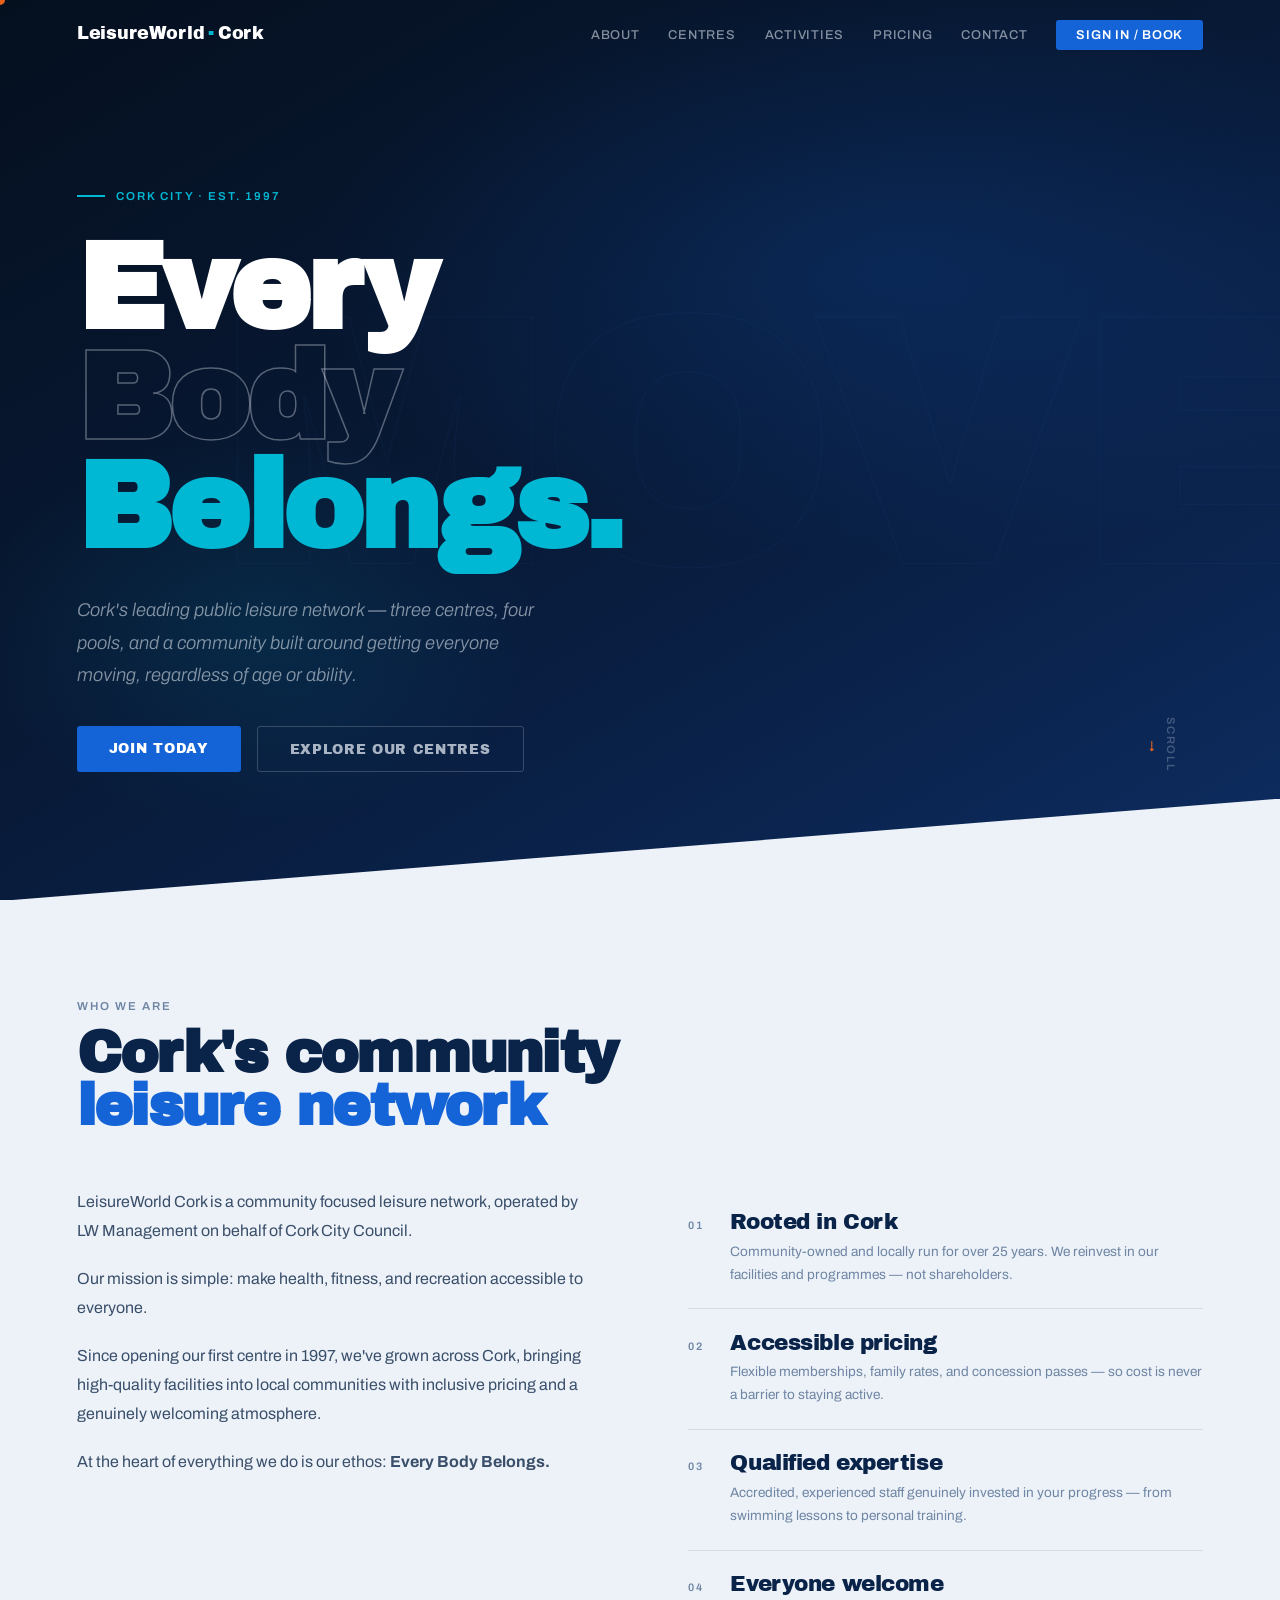
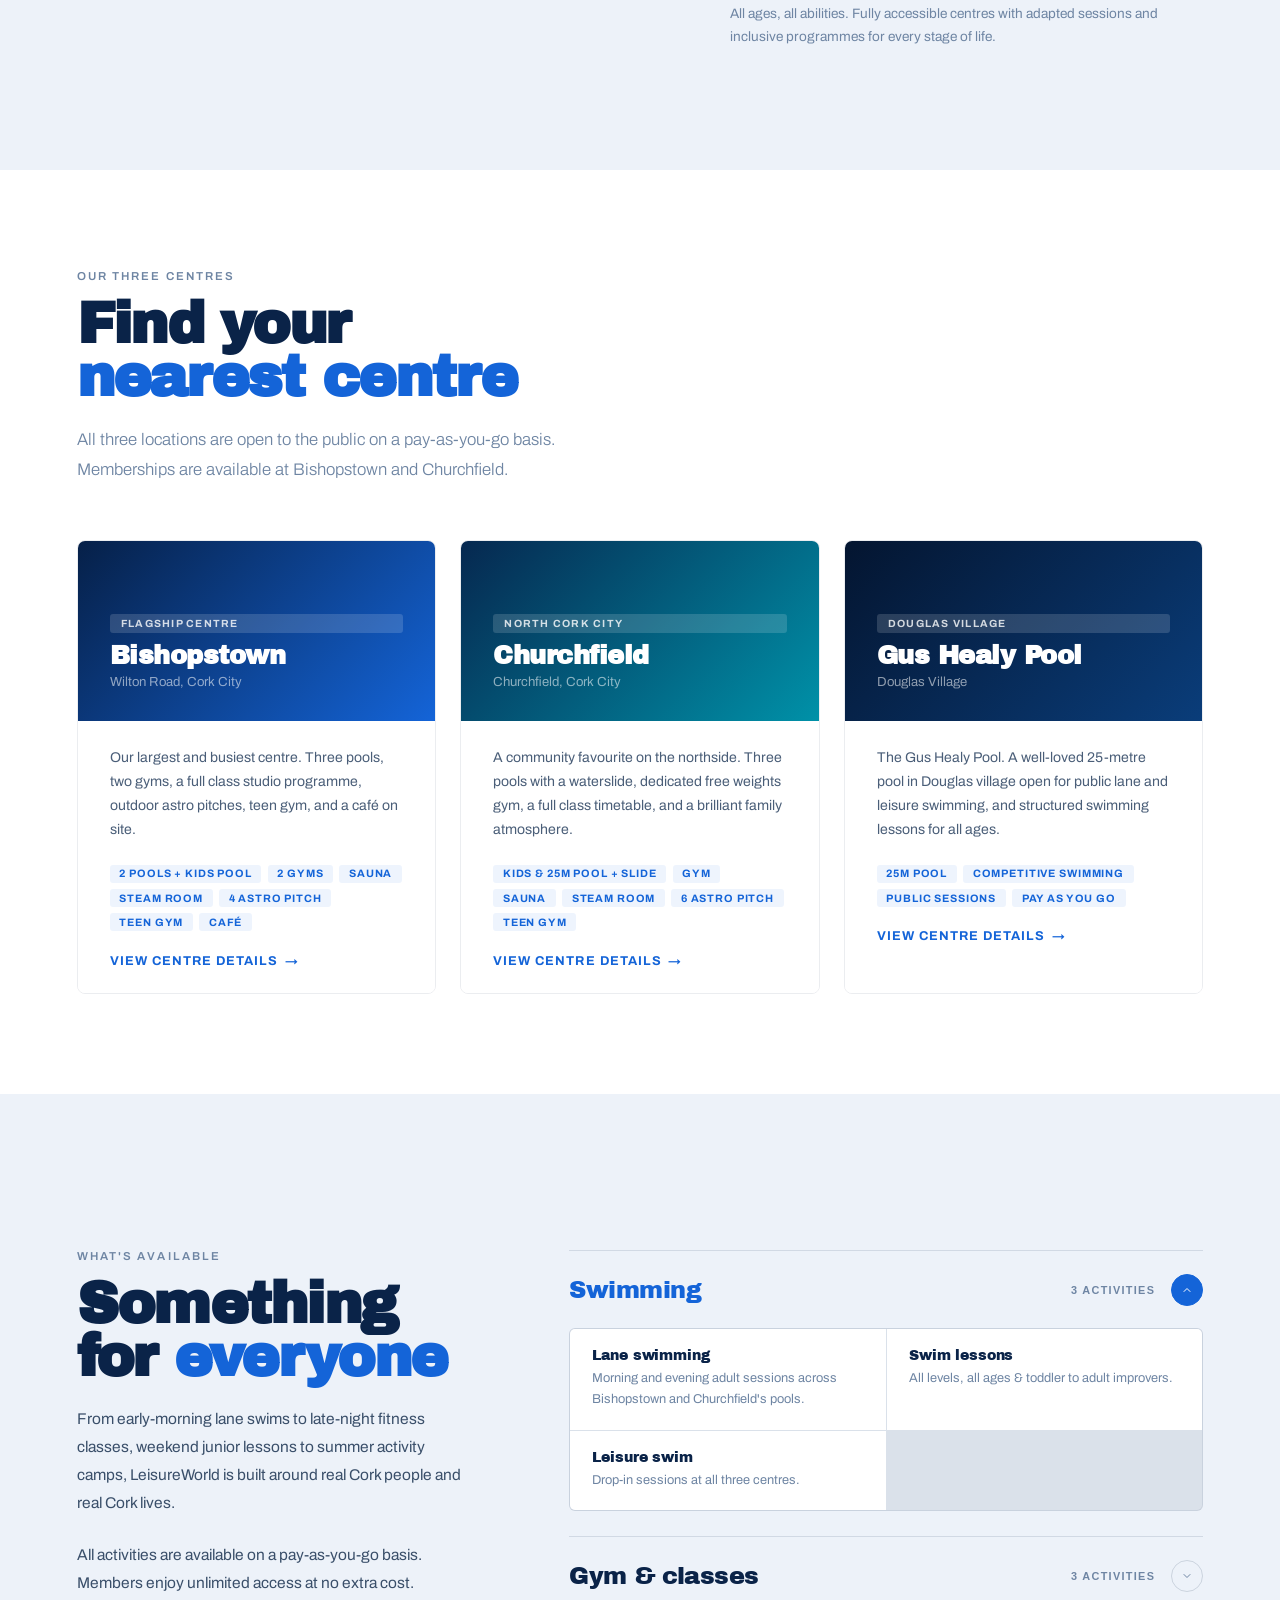
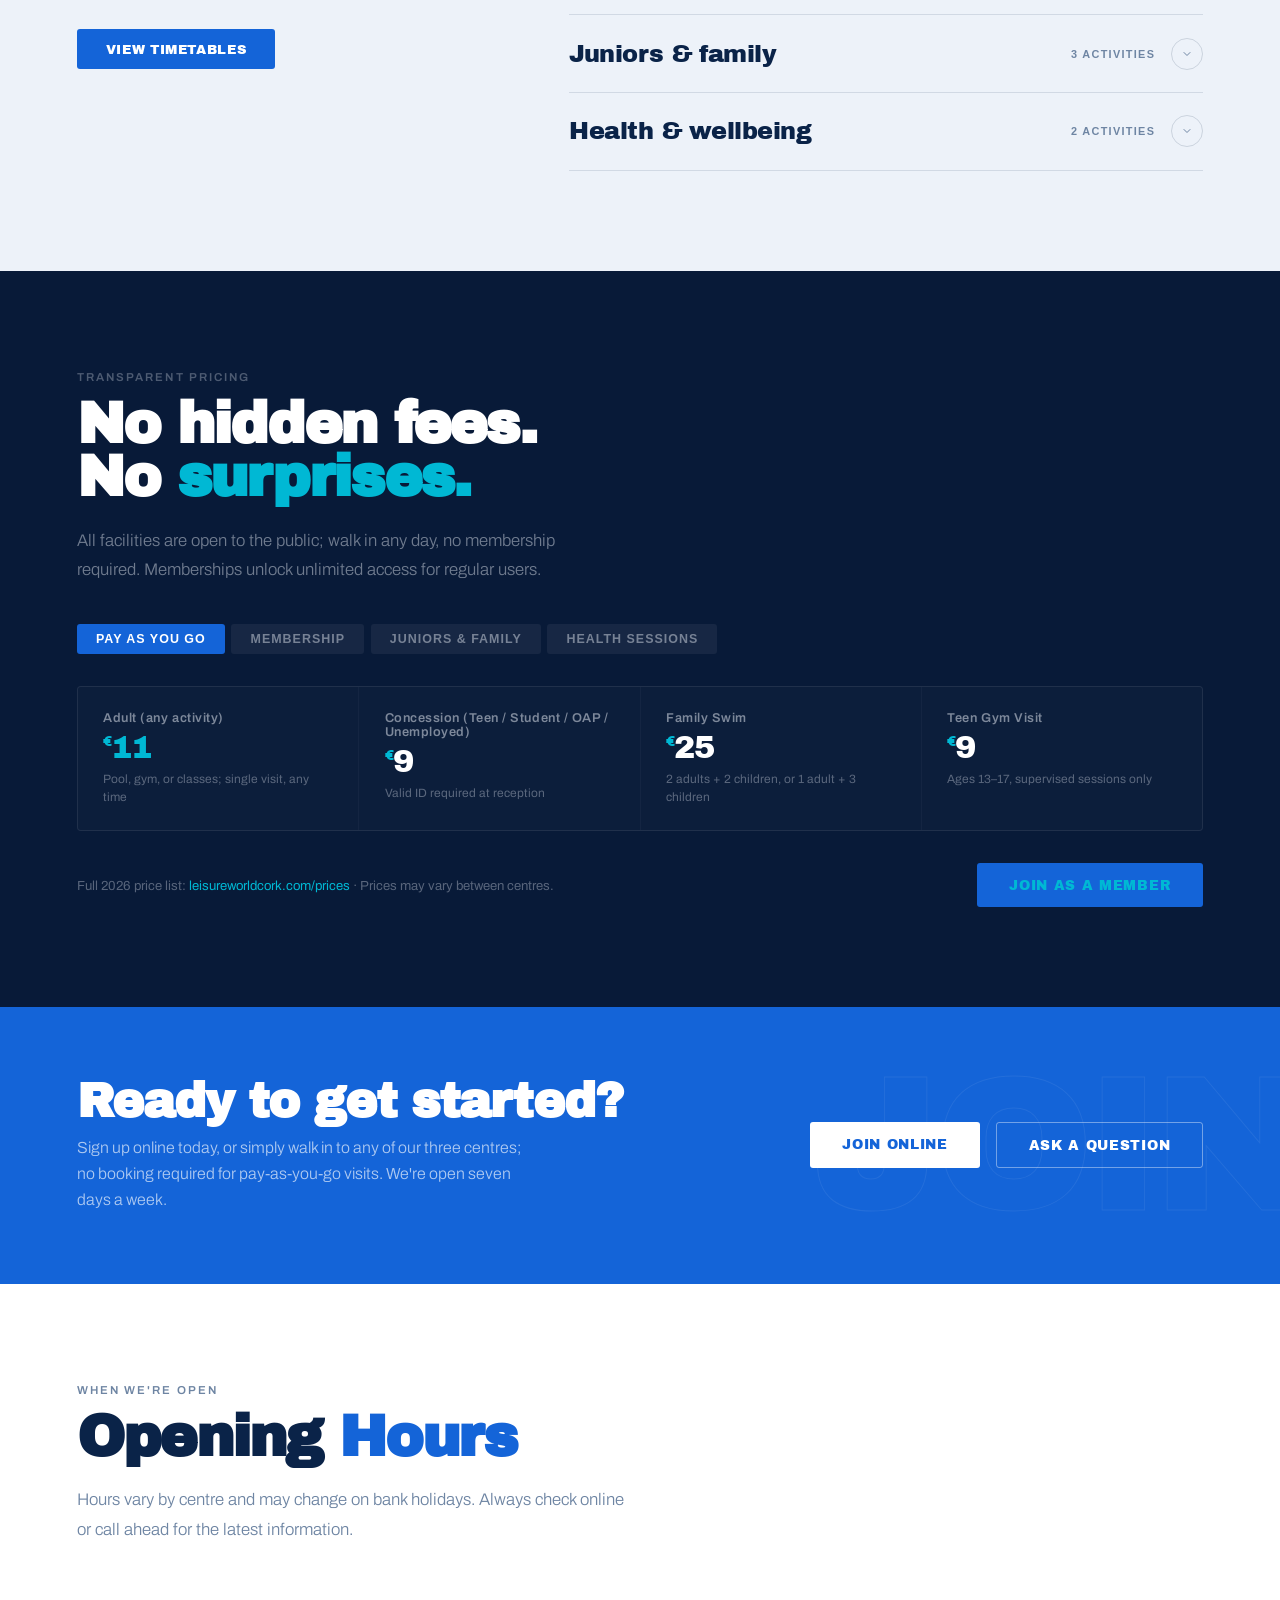
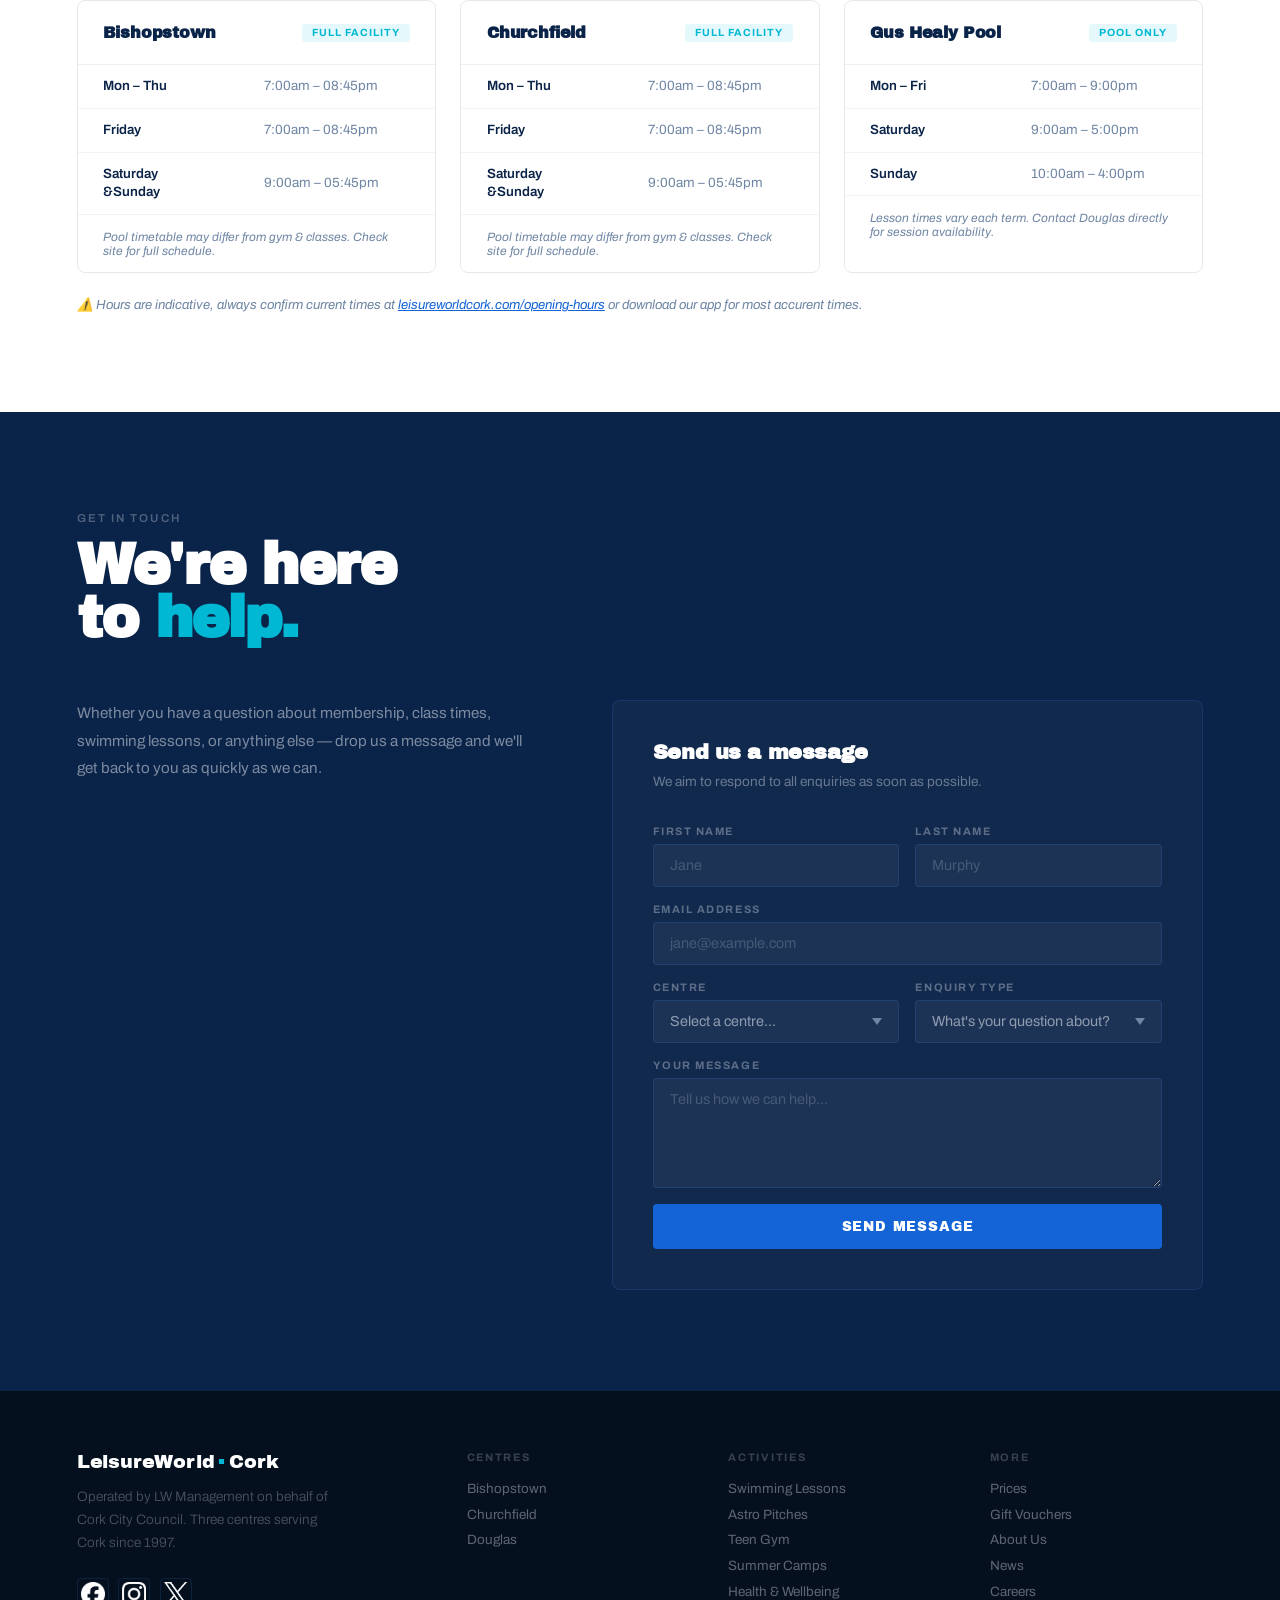
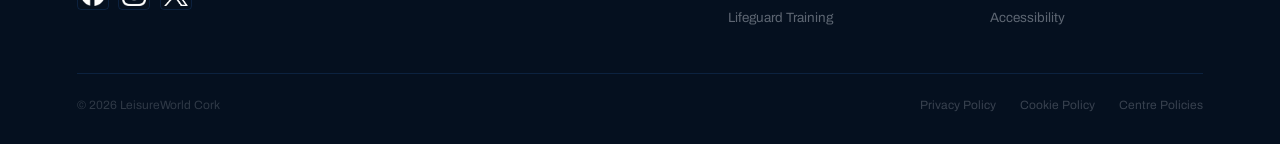
<file: index.html>
<!DOCTYPE html>
<html lang="en">
<head>
  <meta charset="UTF-8"/>
  <meta name="viewport" content="width=device-width, initial-scale=1.0"/>
  <meta name="description" content="LeisureWorld Cork — Cork's leading public leisure centres in Bishopstown, Churchfield and Douglas. Swim, train, move. Every body belongs."/>
  <title>LeisureWorld Cork — Every Body Belongs</title>

  <link rel="preconnect" href="https://fonts.googleapis.com"/>
  <link rel="preconnect" href="https://fonts.gstatic.com" crossorigin/>
  <link href="https://fonts.googleapis.com/css2?family=Archivo+Black&family=Archivo:ital,wght@0,300;0,400;0,500;0,600;1,400&display=swap" rel="stylesheet"/>
  <link rel="stylesheet" href="style.css"/>
</head>
<body>

  <div id="cur"></div>

  <nav id="nav">
    <a href="#" class="logo">LeisureWorld<span class="logo-dot">·</span>Cork</a>
    <ul class="nav-links">
      <li><a href="#about">About</a></li>
      <li><a href="#locations">Centres</a></li>
      <li><a href="#activities">Activities</a></li>
      <li><a href="#pricing">Pricing</a></li>
      <li><a href="#contact">Contact</a></li>
      <li><a href="https://leisureworldcork.legendonlineservices.co.uk/enterprise/account/login" target="_blank" class="nav-cta">Sign In / Book</a></li>
    </ul>
    <button class="ham" id="ham" aria-label="Menu">
      <span></span><span></span><span></span>
    </button>
  </nav>

  <div class="mob" id="mob">
    <button class="mob-close" id="mob-close">✕</button>
    <a href="#about"      class="mlink">About</a>
    <a href="#locations"  class="mlink">Our Centres</a>
    <a href="#activities" class="mlink">Activities</a>
    <a href="#pricing"    class="mlink">Pricing</a>
    <a href="#contact"    class="mlink">Contact</a>
    <a href="https://leisureworldcork.legendonlineservices.co.uk/enterprise/onlinesignup" target="_blank" style="color:var(--pool)">Join Now →</a>
  </div>


  <!-- ═══ HERO ═══ -->
  <section class="hero" id="home">
    <div class="hero-wm" aria-hidden="true">MOVE</div>
    <div class="hero-inner">
      <div class="hero-tag"><span>Cork City · Est. 1997</span></div>
      <h1 class="hero-title">
        Every<br/>
        <span class="ghost">Body</span><br/>
        <span class="hi">Belongs.</span>
      </h1>
      <div class="hero-body">
        <div>
          <p class="hero-desc">Cork's leading public leisure network — three centres, four pools, and a community built around getting everyone moving, regardless of age or ability.</p>
          <div class="hero-btns">
            <a href="https://leisureworldcork.legendonlineservices.co.uk/enterprise/onlinesignup" target="_blank" class="btn-pri">Join Today</a>
            <a href="#locations" class="btn-ghost">Explore Our Centres</a>
          </div>
        </div>
        <div class="hero-scroll" aria-hidden="true"><span>Scroll</span></div>
      </div>
    </div>
    <div class="hero-ramp" aria-hidden="true"></div>
  </section>


  <!-- ═══ ABOUT ═══ -->
  <section class="section about" id="about">
    <div class="section-inner">
      <p class="eyebrow r">Who We Are</p>
      <h2 class="section-title r d1">Cork's community<br/><span class="hi">leisure network</span></h2>
      <div class="about-grid">

        <div class="about-copy r d1">
          <p>LeisureWorld Cork is a community focused leisure network, operated by LW Management on behalf of Cork City Council.</p>
          <p>Our mission is simple: make health, fitness, and recreation accessible to everyone.</p>
          <p>Since opening our first centre in 1997, we've grown across Cork, bringing high-quality facilities into local communities with inclusive pricing and a genuinely welcoming atmosphere.</p>
          <p>At the heart of everything we do is our ethos: <strong>Every Body Belongs.</strong></p>
        </div>

        <div class="about-highlights r d2">
          <div class="ed-item">
            <span class="ed-num">01</span>
            <div class="ed-body">
              <p class="ed-title">Rooted in Cork</p>
              <p class="ed-desc">Community-owned and locally run for over 25 years. We reinvest in our facilities and programmes — not shareholders.</p>
            </div>
          </div>
          <div class="ed-divider"></div>
          <div class="ed-item">
            <span class="ed-num">02</span>
            <div class="ed-body">
              <p class="ed-title">Accessible pricing</p>
              <p class="ed-desc">Flexible memberships, family rates, and concession passes — so cost is never a barrier to staying active.</p>
            </div>
          </div>
          <div class="ed-divider"></div>
          <div class="ed-item">
            <span class="ed-num">03</span>
            <div class="ed-body">
              <p class="ed-title">Qualified expertise</p>
              <p class="ed-desc">Accredited, experienced staff genuinely invested in your progress — from swimming lessons to personal training.</p>
            </div>
          </div>
          <div class="ed-divider"></div>
          <div class="ed-item">
            <span class="ed-num">04</span>
            <div class="ed-body">
              <p class="ed-title">Everyone welcome</p>
              <p class="ed-desc">All ages, all abilities. Fully accessible centres with adapted sessions and inclusive programmes for every stage of life.</p>
            </div>
          </div>
        </div>

      </div>
    </div>
  </section>


  <!-- ═══ LOCATIONS ═══ -->
  <section class="section locations" id="locations">
    <div class="section-inner">
      <p class="eyebrow r">Our Three Centres</p>
      <h2 class="section-title r d1">Find your<br/><span class="hi">nearest centre</span></h2>
      <p class="section-lead r d2">All three locations are open to the public on a pay-as-you-go basis. Memberships are available at Bishopstown and Churchfield.</p>

      <div class="loc-grid">

        <a href="locations/bishopstown.html" class="loc-card lc-btown r d1">
          <div class="loc-card-head">
            <span class="loc-badge">Flagship Centre</span>
            <h3>Bishopstown</h3>
            <p>Wilton Road, Cork City</p>
          </div>
          <div class="loc-card-body">
            <p class="loc-desc">Our largest and busiest centre. Three pools, two gyms, a full class studio programme, outdoor astro pitches, teen gym, and a café on site.</p>
            <div class="loc-features">
              <span class="loc-feat">2 Pools + Kids Pool</span>
              <span class="loc-feat">2 Gyms</span>
              <span class="loc-feat">Sauna</span>
              <span class="loc-feat">Steam Room</span>
              <span class="loc-feat">4 Astro Pitch</span>
              <span class="loc-feat">Teen Gym</span>
              <span class="loc-feat">Café</span>
            </div>
            <span class="loc-link">View Centre Details</span>
          </div>
        </a>

        <a href="locations/churchfield.html" class="loc-card lc-cfield r d2">
          <div class="loc-card-head">
            <span class="loc-badge">North Cork City</span>
            <h3>Churchfield</h3>
            <p>Churchfield, Cork City</p>
          </div>
          <div class="loc-card-body">
            <p class="loc-desc">A community favourite on the northside. Three pools with a waterslide, dedicated free weights gym, a full class timetable, and a brilliant family atmosphere.</p>
            <div class="loc-features">
              <span class="loc-feat">Kids &amp; 25m Pool + Slide</span>
              <span class="loc-feat">Gym</span>
              <span class="loc-feat">Sauna</span>
              <span class="loc-feat">Steam Room</span>
              <span class="loc-feat">6 Astro Pitch</span>
              <span class="loc-feat">Teen Gym</span>
            </div>
            <span class="loc-link">View Centre Details</span>
          </div>
        </a>

        <a href="locations/douglas.html" class="loc-card lc-douglas r d3">
          <div class="loc-card-head">
            <span class="loc-badge">Douglas Village</span>
            <h3>Gus Healy Pool</h3>
            <p> Douglas Village</p>
          </div>
          <div class="loc-card-body">
            <p class="loc-desc">The Gus Healy Pool. A well-loved 25-metre pool in Douglas village open for public lane and leisure swimming, and structured swimming lessons for all ages.</p>
            <div class="loc-features">
              <span class="loc-feat">25m Pool</span>
              <span class="loc-feat">Competitive Swimming</span>
              <span class="loc-feat">Public Sessions</span>
              <span class="loc-feat">Pay As You Go</span>
            </div>
            <span class="loc-link">View Centre Details</span>
          </div>
        </a>

      </div>
    </div>
  </section>


  <!-- ═══ ACTIVITIES ═══ -->
  <section class="section activities" id="activities">
    <div class="section-inner">
      <div class="act-layout">

        <div class="act-sticky">
          <p class="eyebrow r">What's Available</p>
          <h2 class="section-title r d1">Something<br/>for <span class="hi">everyone</span></h2>
          <div class="act-intro r d2">
            <p>From early-morning lane swims to late-night fitness classes, weekend junior lessons to summer activity camps, LeisureWorld is built around real Cork people and real Cork lives.</p>
            <p>All activities are available on a pay-as-you-go basis. Members enjoy unlimited access at no extra cost.</p>
            <a href="https://www.leisureworldcork.com/opening-hours/" target="_blank" class="act-cta">View Timetables</a>
          </div>
        </div>

        <div class="acc-wrap r d2">

          <div class="acc-item open">
            <button class="acc-trigger" onclick="accToggle(this)">
              <span class="acc-label">Swimming</span>
              <span class="acc-meta">3 activities</span>
              <span class="acc-arrow">
                <svg viewBox="0 0 24 24" fill="none" stroke="currentColor" stroke-width="2" stroke-linecap="round" stroke-linejoin="round"><polyline points="6 9 12 15 18 9"/></svg>
              </span>
            </button>
            <div class="acc-body">
              <div class="acc-cells">
                <div class="acc-cell">
                  <p class="acc-cell-name">Lane swimming</p>
                  <p class="acc-cell-desc">Morning and evening adult sessions across Bishopstown and Churchfield's pools.</p>
                </div>
                <div class="acc-cell">
                  <p class="acc-cell-name">Swim lessons</p>
                  <p class="acc-cell-desc">All levels, all ages &amp; toddler to adult improvers.</p>
                </div>
                <div class="acc-cell">
                  <p class="acc-cell-name">Leisure swim</p>
                  <p class="acc-cell-desc">Drop-in sessions at all three centres.</p>
                </div>
              </div>
            </div>
          </div>

          <div class="acc-item">
            <button class="acc-trigger" onclick="accToggle(this)">
              <span class="acc-label">Gym &amp; classes</span>
              <span class="acc-meta">3 activities</span>
              <span class="acc-arrow">
                <svg viewBox="0 0 24 24" fill="none" stroke="currentColor" stroke-width="2" stroke-linecap="round" stroke-linejoin="round"><polyline points="6 9 12 15 18 9"/></svg>
              </span>
            </button>
            <div class="acc-body">
              <div class="acc-cells">
                <div class="acc-cell">
                  <p class="acc-cell-name">Gym floor</p>
                  <p class="acc-cell-desc">Fully equipped gym and functional zones with expert staff on hand.</p>
                </div>
                <div class="acc-cell">
                  <p class="acc-cell-name">Fitness classes</p>
                  <p class="acc-cell-desc">Revelate, AquaFit, Ageless classes and more.</p>
                </div>
                <div class="acc-cell">
                  <p class="acc-cell-name">Astro pitches</p>
                  <p class="acc-cell-desc">Floodlit all-weather pitches for hire at Bishopstown and Churchfield.</p>
                </div>
              </div>
            </div>
          </div>

          <div class="acc-item">
            <button class="acc-trigger" onclick="accToggle(this)">
              <span class="acc-label">Juniors &amp; family</span>
              <span class="acc-meta">3 activities</span>
              <span class="acc-arrow">
                <svg viewBox="0 0 24 24" fill="none" stroke="currentColor" stroke-width="2" stroke-linecap="round" stroke-linejoin="round"><polyline points="6 9 12 15 18 9"/></svg>
              </span>
            </button>
            <div class="acc-body">
              <div class="acc-cells">
                <div class="acc-cell">
                  <p class="acc-cell-name">Teen gym</p>
                  <p class="acc-cell-desc">Supervised sessions for 13–17 year olds with qualified instructors.</p>
                </div>
                <div class="acc-cell">
                  <p class="acc-cell-name">Kids camp</p>
                  <p class="acc-cell-desc">Multi-activity summer camps for children.</p>
                </div>
                <div class="acc-cell">
                  <p class="acc-cell-name">Family swim</p>
                  <p class="acc-cell-desc">Swim sessions for all</p>
                </div>
              </div>
            </div>
          </div>

          <div class="acc-item">
            <button class="acc-trigger" onclick="accToggle(this)">
              <span class="acc-label">Health &amp; wellbeing</span>
              <span class="acc-meta">2 activities</span>
              <span class="acc-arrow">
                <svg viewBox="0 0 24 24" fill="none" stroke="currentColor" stroke-width="2" stroke-linecap="round" stroke-linejoin="round"><polyline points="6 9 12 15 18 9"/></svg>
              </span>
            </button>
            <div class="acc-body">
              <div class="acc-cells">
                <div class="acc-cell">
                  <p class="acc-cell-name">Fitness programmes</p>
                  <p class="acc-cell-desc">Fitness programme o</p>
                </div>
                <div class="acc-cell">
                  <p class="acc-cell-name">Lifeguard courses</p>
                  <p class="acc-cell-desc">Accredited Rookie Lifeguard, Bronze Medallion, and full NPLQ courses year-round.</p>
                </div>
              </div>
            </div>
          </div>

        </div><!-- /.acc-wrap -->
      </div><!-- /.act-layout -->
    </div>
  </section>


  <!-- ═══ PRICING ═══ -->
  <section class="section pricing" id="pricing">
    <div class="section-inner">
      <p class="eyebrow r">Transparent Pricing</p>
      <h2 class="section-title r d1">No hidden fees.<br/>No <span class="hi">surprises.</span></h2>
      <p class="section-lead r d2">All facilities are open to the public; walk in any day, no membership required. Memberships unlock unlimited access for regular users.</p>

      <div class="price-tabs r d2">
        <button class="ptab active" onclick="showTab('payg',this)">Pay As You Go</button>
        <button class="ptab" onclick="showTab('member',this)">Membership</button>
        <button class="ptab" onclick="showTab('kids',this)">Juniors &amp; Family</button>
        <button class="ptab" onclick="showTab('health',this)">Health Sessions</button>
      </div>

      <div class="price-panel show" id="tab-payg">
        <div class="price-row price-highlight">
          <p class="price-label">Adult (any activity)</p>
          <p class="price-amount"><sup>€</sup>11</p>
          <p class="price-note">Pool, gym, or classes; single visit, any time</p>
        </div>
        <div class="price-row">
          <p class="price-label">Concession (Teen / Student / OAP / Unemployed)</p>
          <p class="price-amount"><sup>€</sup>9</p>
          <p class="price-note">Valid ID required at reception</p>
        </div>
        <div class="price-row">
          <p class="price-label">Family Swim</p>
          <p class="price-amount"><sup>€</sup>25</p>
          <p class="price-note">2 adults + 2 children, or 1 adult + 3 children</p>
        </div>
        <div class="price-row">
          <p class="price-label">Teen Gym Visit</p>
          <p class="price-amount"><sup>€</sup>9</p>
          <p class="price-note">Ages 13–17, supervised sessions only</p>
        </div>
      </div>

      <div class="price-panel" id="tab-member">
        <div class="price-row price-highlight">
          <p class="price-label">Adult Membership</p>
          <p class="price-amount"><sup>€</sup>75</p>
          <p class="price-note">Unlimited gym, pool,steam &amp; sauna access &amp;discounted classes. <a href="https://www.leisureworldcork.com/prices/" target="_blank" style="color:var(--pool)">View full rate card →</a></p>
        </div>
        <div class="price-row">
          <p class="price-label">Couples Membership</p>
          <p class="price-amount"><sup>€</sup>108 DD</p>
          <p class="price-note">Unlimited gym, pool, steam &amp; sauna access &amp; discounted classes. </p>
        </div>
        <div class="price-row">
          <p class="price-label">Student/Teen/OAP Membership</p>
          <p class="price-amount"><sup>€</sup>46 DD</p>
          <p class="price-note">Unlimited gym, pool, steam &amp; sauna access &amp; discounted classes.</p>
        </div>
        <div class="price-row">
          <p class="price-label">Adult DD Membership</p>
          <p class="price-amount"><sup>€</sup>65 DD</p>
          <p class="price-note">Unlimited gym, pool, steam &amp; sauna access &amp; discounted classes.</p>
        </div>
      </div>

      <div class="price-panel" id="tab-kids">
        <div class="price-row price-highlight">
          <p class="price-label">Child Swim (6-12)</p>
          <p class="price-amount"><sup>€</sup>6.50</p>
          <p class="price-note">Public swim sessions with adult supervision</p>
        </div>
        <div class="price-row">
          <p class="price-label">Toddler Swim (under 5)</p>
          <p class="price-amount"><sup>€</sup>0</p>
          <p class="price-note">Shallow pool sessions for under-5s with a parent</p>
        </div>
        <div class="price-row">
          <p class="price-label">Swimming Lessons</p>
          <p class="price-amount"><sup>€</sup>54 DD</p>
          <p class="price-note">Contact your centre for current rates</p>
        </div>
        <div class="price-row">
          <p class="price-label">Summer Camps</p>
          <p class="price-amount"><sup>€</sup>110</p>
          <p class="price-note">Booked in advance. <a href="https://www.leisureworldcork.com/summer-activity-camps/" target="_blank" style="color:var(--pool)">View camp info →</a></p>
        </div>
      </div>

      <div class="price-panel" id="tab-health">
        <div class="price-row price-highlight">
          <p class="price-label">PAYG Session</p>
          <p class="price-amount"><sup>€</sup>9</p>
          <p class="price-note">Functional Zone, Gym, Pool.</p>
        </div>
        <div class="price-row">
          <p class="price-label">Fitness Classes</p>
          <p class="price-amount"><sup>€</sup>9</p>
          <p class="price-note">Inclusive fitness classes made for every age, ability, and fitness level.</p>
        </div>
        <div class="price-row">
          <p class="price-label">Fitness Classes (Members)</p>
          <p class="price-amount"><sup>€</sup>5.50</p>
          <p class="price-note">Members get more — discounted fitness classes at Bishopstown & Churchfield.</p>
        </div>
        <div class="price-row">
          <p class="price-label">NPLQ Lifeguard Course</p>
          <p class="price-amount"><sup>€</sup>500</p>
          <p class="price-note"><a href="https://www.leisureworldcork.com/training/nplq-courses/" target="_blank" style="color:var(--pool)">View course dates &amp; prices →</a></p>
        </div>
      </div>

      <div class="price-footer r">
        <p>Full 2026 price list: <a href="https://www.leisureworldcork.com/prices/" target="_blank">leisureworldcork.com/prices</a> · Prices may vary between centres.</p>
        <a href="https://leisureworldcork.legendonlineservices.co.uk/enterprise/onlinesignup" target="_blank" class="btn-pri">Join as a Member</a>
      </div>
    </div>
  </section>


  <!-- ═══ JOIN STRIP ═══ -->
  <div class="join-strip">
    <div class="join-inner">
      <div class="join-copy r">
        <h2>Ready to get started?</h2>
        <p>Sign up online today, or simply walk in to any of our three centres; no booking required for pay-as-you-go visits. We're open seven days a week.</p>
      </div>
      <div class="join-actions r d2">
        <a href="https://leisureworldcork.legendonlineservices.co.uk/enterprise/onlinesignup" target="_blank" class="btn-white">Join Online</a>
        <a href="#contact" class="btn-outline-w">Ask a Question</a>
      </div>
    </div>
  </div>


  <!-- ═══ HOURS ═══ -->
  <section class="section hours" id="hours">
    <div class="section-inner">
      <p class="eyebrow r">When We're Open</p>
      <h2 class="section-title r d1">Opening <span class="hi">Hours</span></h2>
      <p class="section-lead r d2">Hours vary by centre and may change on bank holidays. Always check online or call ahead for the latest information.</p>

      <div class="hours-grid">
        <div class="hours-card r d1">
          <div class="hours-card-head">
            <h3>Bishopstown</h3>
            <span class="hours-badge">Full Facility</span>
          </div>
          <table class="hours-table">
            <tr><td>Mon – Thu</td><td>7:00am – 08:45pm</td></tr>
            <tr><td>Friday</td><td>7:00am – 08:45pm</td></tr>
            <tr><td>Saturday &amp;Sunday</td><td>9:00am – 05:45pm</td></tr>
          </table>
          <p class="hours-note">Pool timetable may differ from gym &amp; classes. Check site for full schedule.</p>
        </div>
        <div class="hours-card r d2">
          <div class="hours-card-head">
            <h3>Churchfield</h3>
            <span class="hours-badge">Full Facility</span>
          </div>
          <table class="hours-table">
            <tr><td>Mon – Thu</td><td>7:00am – 08:45pm</td></tr>
            <tr><td>Friday</td><td>7:00am – 08:45pm</td></tr>
            <tr><td>Saturday &amp;Sunday</td><td>9:00am – 05:45pm</td></tr>
          </table>
          <p class="hours-note">Pool timetable may differ from gym &amp; classes. Check site for full schedule.</p>
        </div>
        <div class="hours-card r d3">
          <div class="hours-card-head">
            <h3>Gus Healy Pool</h3>
            <span class="hours-badge">Pool Only</span>
          </div>
          <table class="hours-table">
            <tr><td>Mon – Fri</td><td>7:00am – 9:00pm</td></tr>
            <tr><td>Saturday</td><td>9:00am – 5:00pm</td></tr>
            <tr><td>Sunday</td><td>10:00am – 4:00pm</td></tr>
          </table>
          <p class="hours-note">Lesson times vary each term. Contact Douglas directly for session availability.</p>
        </div>
      </div>

      <p style="margin-top:1.5rem;font-size:.82rem;color:var(--muted);font-style:italic">
        ⚠️ Hours are indicative, always confirm current times at
        <a href="https://www.leisureworldcork.com/opening-hours/" target="_blank" style="color:var(--blue)">leisureworldcork.com/opening-hours</a>
        or download our app for most accurent times.
      </p>
    </div>
  </section>


  <!-- ═══ CONTACT ═══ -->
  <section class="section contact" id="contact">
    <div class="section-inner">
      <p class="eyebrow r">Get In Touch</p>
      <h2 class="section-title r d1">We're here<br/>to <span class="hi">help.</span></h2>

      <!--
        FIX: contact-grid is two columns (left = info, right = form).
        Previously the cform div was nested inside contact-info, so both
        ended up in the left column. Now they are proper siblings.
      -->
      <div class="contact-grid">

        <!-- LEFT: intro text -->
        <div class="contact-info r d1">
          <p style="font-size:.95rem;color:rgba(237,242,249,.5);line-height:1.8;">
            Whether you have a question about membership, class times, swimming lessons, or anything else — drop us a message and we'll get back to you as quickly as we can.
          </p>
        </div>

        <!-- RIGHT: the form -->
        <div class="cform r d2">
          <h3>Send us a message</h3>
          <p class="cform-sub">We aim to respond to all enquiries as soon as possible.</p>

          <div id="formWrap">
            <div class="frow">
              <div class="fg"><label>First Name</label><input id="cf-fname" type="text" placeholder="Jane"/></div>
              <div class="fg"><label>Last Name</label><input id="cf-lname" type="text" placeholder="Murphy"/></div>
            </div>
            <div class="fg">
              <label>Email Address</label>
              <input id="cf-email" type="email" placeholder="jane@example.com"/>
            </div>
            <div class="frow">
              <div class="fg">
                <label>Centre</label>
                <select id="cf-loc">
                  <option value="">Select a centre...</option>
                  <option>Bishopstown</option>
                  <option>Churchfield</option>
                  <option>Douglas</option>
                  <option>Not sure / General</option>
                </select>
              </div>
              <div class="fg">
                <label>Enquiry Type</label>
                <select id="cf-topic">
                  <option value="">What's your question about?</option>
                  <option>Membership &amp; Pricing</option>
                  <option>Swimming Lessons</option>
                  <option>Fitness Classes</option>
                  <option>Astro Pitch Hire</option>
                  <option>Summer Camps</option>
                  <option>Health Programmes</option>
                  <option>Lifeguard Training</option>
                  <option>Gift Vouchers</option>
                  <option>General Enquiry</option>
                </select>
              </div>
            </div>
            <div class="fg">
              <label>Your Message</label>
              <textarea id="cf-msg" placeholder="Tell us how we can help..."></textarea>
            </div>

            <!-- Error message area -->
            <p id="formError" style="display:none;color:#ff6a6a;font-size:.82rem;margin-bottom:.8rem;"></p>

            <button class="btn-submit" id="submitBtn" onclick="handleForm()">Send Message</button>
          </div>

          <div class="form-ok" id="formOk">
            <span class="ok-icon">✅</span>
            <h4>Message sent!</h4>
            <p>Thanks for getting in touch. We'll get back to you within one working day.</p>
          </div>
        </div>

      </div><!-- /.contact-grid -->
    </div>
  </section>


  <!-- ═══ FOOTER ═══ -->
  <footer>
    <div class="footer-top">
      <div class="footer-brand">
        <a href="#" class="logo">LeisureWorld<span class="logo-dot">·</span>Cork</a>
        <p class="footer-tagline">Operated by LW Management on behalf of Cork City Council. Three centres serving Cork since 1997.</p>
        <div class="socials">
          <a href="https://www.facebook.com/LeisureWorldCork" target="_blank" title="Facebook">
            <img src="Images/fb.png" alt="Facebook" class="social-icon">
          </a>
          <a href="https://www.instagram.com/leisureworldcork" target="_blank" title="Instagram">
            <img src="Images/ig.png" alt="Instagram" class="social-icon">
          </a>
          <a href="https://twitter.com/leisureworldcork" target="_blank" title="X">
            <img src="Images/X.png" alt="X" class="social-icon">
          </a>
        </div>
      </div>
      <div class="footer-col">
        <h5>Centres</h5>
        <ul>
          <li><a href="https://www.leisureworldcork.com/locations/leisureworld-bishopstown/" target="_blank">Bishopstown</a></li>
          <li><a href="https://www.leisureworldcork.com/locations/leisureworld-churchfield/" target="_blank">Churchfield</a></li>
          <li><a href="https://www.leisureworldcork.com/locations/leisureworld-douglas/" target="_blank">Douglas</a></li>
        </ul>
      </div>
      <div class="footer-col">
        <h5>Activities</h5>
        <ul>
          <li><a href="https://www.leisureworldcork.com/swimming-lessons-cork/" target="_blank">Swimming Lessons</a></li>
          <li><a href="https://www.leisureworldcork.com/all-weather-pitch-cork/" target="_blank">Astro Pitches</a></li>
          <li><a href="https://www.leisureworldcork.com/teen-gym-cork/" target="_blank">Teen Gym</a></li>
          <li><a href="https://www.leisureworldcork.com/summer-activity-camps/" target="_blank">Summer Camps</a></li>
          <li><a href="https://www.leisureworldcork.com/health-wellbeing/" target="_blank">Health &amp; Wellbeing</a></li>
          <li><a href="https://www.leisureworldcork.com/training/nplq-courses/" target="_blank">Lifeguard Training</a></li>
        </ul>
      </div>
      <div class="footer-col">
        <h5>More</h5>
        <ul>
          <li><a href="https://www.leisureworldcork.com/prices/" target="_blank">Prices</a></li>
          <li><a href="https://leisureworld-cork.vouchercart.com/app" target="_blank">Gift Vouchers</a></li>
          <li><a href="https://www.leisureworldcork.com/about/" target="_blank">About Us</a></li>
          <li><a href="https://www.leisureworldcork.com/category/news/" target="_blank">News</a></li>
          <li><a href="https://www.leisureworldcork.com/careers-at-lw-management/" target="_blank">Careers</a></li>
          <li><a href="https://www.leisureworldcork.com/accessibility/" target="_blank">Accessibility</a></li>
        </ul>
      </div>
    </div>
    <div class="footer-bottom">
      <p>© 2026 LeisureWorld Cork </p>
      <div class="footer-legal">
        <a href="https://www.leisureworldcork.com/privacy-policy/" target="_blank">Privacy Policy</a>
        <a href="https://www.leisureworldcork.com/cookies-policy/" target="_blank">Cookie Policy</a>
        <a href="https://www.leisureworldcork.com/leisureworld-policies/" target="_blank">Centre Policies</a>
      </div>
    </div>
  </footer>


  <script>
    /* ── Custom cursor ── */
    const cur = document.getElementById('cur');
    document.addEventListener('mousemove', e => {
      cur.style.left = e.clientX + 'px';
      cur.style.top  = e.clientY + 'px';
    });
    document.querySelectorAll('a, button, .loc-card, .ed-item, .acc-trigger, .acc-cell, .cloc, .price-row, .hours-card').forEach(el => {
      el.addEventListener('mouseenter', () => cur.classList.add('big'));
      el.addEventListener('mouseleave', () => cur.classList.remove('big'));
    });

    /* ── Sticky nav ── */
    const nav = document.getElementById('nav');
    window.addEventListener('scroll', () => {
      nav.classList.toggle('stuck', window.scrollY > 30);
    }, { passive: true });

    /* ── Mobile menu ── */
    const mob = document.getElementById('mob');
    document.getElementById('ham').addEventListener('click', () => mob.classList.add('open'));
    document.getElementById('mob-close').addEventListener('click', () => mob.classList.remove('open'));
    document.querySelectorAll('.mlink').forEach(a => {
      a.addEventListener('click', () => mob.classList.remove('open'));
    });

    /* ── Scroll reveal ── */
    const io = new IntersectionObserver(
      entries => entries.forEach(e => { if (e.isIntersecting) e.target.classList.add('on'); }),
      { threshold: 0.1 }
    );
    document.querySelectorAll('.r').forEach(el => io.observe(el));

    /* ── Pricing tabs ── */
    function showTab(id, btn) {
      document.querySelectorAll('.price-panel').forEach(p => p.classList.remove('show'));
      document.querySelectorAll('.ptab').forEach(b => b.classList.remove('active'));
      document.getElementById('tab-' + id).classList.add('show');
      btn.classList.add('active');
    }

    /* ── Accordion ── */
    function accToggle(btn) {
      const item = btn.closest('.acc-item');
      const isOpen = item.classList.contains('open');
      document.querySelectorAll('.acc-item').forEach(i => i.classList.remove('open'));
      if (!isOpen) item.classList.add('open');
    }

    /* ── Contact form → send-mail.php ── */
    async function handleForm() {
      const fname   = document.getElementById('cf-fname').value.trim();
      const lname   = document.getElementById('cf-lname').value.trim();
      const email   = document.getElementById('cf-email').value.trim();
      const centre  = document.getElementById('cf-loc').value;
      const enquiry = document.getElementById('cf-topic').value;
      const message = document.getElementById('cf-msg').value.trim();
      const errEl   = document.getElementById('formError');
      const btn     = document.getElementById('submitBtn');

      // Client-side validation
      if (!fname || !lname || !email || !centre || !enquiry || !message) {
        errEl.textContent = 'Please fill in all fields before sending.';
        errEl.style.display = 'block';
        return;
      }
      errEl.style.display = 'none';

      // Loading state
      btn.disabled = true;
      btn.textContent = 'Sending…';

      // Build form data to POST
      const body = new URLSearchParams({ fname, lname, email, centre, enquiry, message });

      try {
        const res  = await fetch('send-mail.php', { method: 'POST', body });
        const data = await res.json();

        if (data.success) {
          document.getElementById('formWrap').style.display = 'none';
          document.getElementById('formOk').style.display   = 'block';
        } else {
          errEl.textContent = data.error || 'Something went wrong. Please try again.';
          errEl.style.display = 'block';
          btn.disabled = false;
          btn.textContent = 'Send Message';
        }
      } catch (err) {
        errEl.textContent = 'Could not reach the server. Please try again later.';
        errEl.style.display = 'block';
        btn.disabled = false;
        btn.textContent = 'Send Message';
      }
    }
  </script>

</body>
</html>
</file>
<file: style.css>
/* ==========================================================================
   LeisureWorld Cork — Stylesheet
   Fonts: Archivo Black (headings), Archivo (body)
   ========================================================================== */


/* ── RESET ───────────────────────────────────────────────────────────────── */

*,
*::before,
*::after {
  box-sizing: border-box;
  margin: 0;
  padding: 0;
}


/* ── TOKENS ──────────────────────────────────────────────────────────────── */

:root {
  --ink:    #05101f;
  --deep:   #081a38;
  --navy:   #0a2348;
  --blue:   #1464d8;
  --bright: #3d8eff;
  --pool:   #00b8d4;
  --paper:  #edf2f9;
  --white:  #ffffff;
  --muted:  #6e85a3;
  --border: rgba(61, 142, 255, 0.14);
  --orange: #ff6a1a;
}


/* ── BASE ────────────────────────────────────────────────────────────────── */

html { scroll-behavior: smooth; }

body {
  font-family: 'Archivo', sans-serif;
  background: var(--ink);
  color: var(--paper);
  overflow-x: hidden;
  cursor: none;
  -webkit-font-smoothing: antialiased;
}


/* ── CUSTOM CURSOR ───────────────────────────────────────────────────────── */

#cur {
  position: fixed;
  width: 10px;
  height: 10px;
  background: var(--orange);
  border-radius: 50%;
  pointer-events: none;
  z-index: 9999;
  transform: translate(-50%, -50%);
  transition: width 0.18s ease, height 0.18s ease, opacity 0.18s ease;
  opacity: 0.9;
}

#cur.big {
  width: 44px;
  height: 44px;
  opacity: 0.3;
}

@media (hover: none) { #cur { display: none; } }


/* ── NAV ─────────────────────────────────────────────────────────────────── */

nav {
  position: fixed;
  top: 0; left: 0;
  width: 100%;
  z-index: 500;
  height: 66px;
  padding: 0 6vw;
  display: flex;
  align-items: center;
  justify-content: space-between;
  transition: background 0.3s, backdrop-filter 0.3s, box-shadow 0.3s;
}

nav.stuck {
  background: rgba(5, 16, 31, 0.92);
  backdrop-filter: blur(14px);
  box-shadow: 0 1px 0 var(--border);
}

.logo {
  font-family: 'Archivo Black', sans-serif;
  font-size: 1.1rem;
  letter-spacing: -0.01em;
  color: var(--white);
  text-decoration: none;
  display: flex;
  align-items: baseline;
  gap: 0.15em;
}

.logo-dot {
  color: var(--pool);
  font-size: 1.4em;
  line-height: 0;
  position: relative;
  top: 0.1em;
}

.nav-links {
  display: flex;
  align-items: center;
  gap: 1.8rem;
  list-style: none;
}

.nav-links a {
  font-size: 0.8rem;
  font-weight: 500;
  letter-spacing: 0.06em;
  text-transform: uppercase;
  color: rgba(237, 242, 249, 0.55);
  text-decoration: none;
  transition: color 0.2s;
}

.nav-links a:hover { color: var(--white); }

.nav-cta {
  padding: 0.5rem 1.25rem;
  background: var(--blue);
  color: var(--white) !important;
  border-radius: 3px;
  font-weight: 600 !important;
  transition: background 0.2s, transform 0.2s !important;
}

.nav-cta:hover {
  background: var(--bright) !important;
  transform: translateY(-1px) !important;
}

.ham {
  display: none;
  flex-direction: column;
  gap: 5px;
  cursor: none;
  background: none;
  border: none;
  padding: 4px;
}

.ham span {
  display: block;
  width: 22px;
  height: 1.5px;
  background: var(--white);
  border-radius: 1px;
  transition: 0.3s;
}


/* ── MOBILE MENU ─────────────────────────────────────────────────────────── */

.mob {
  display: none;
  position: fixed;
  inset: 0;
  z-index: 400;
  background: var(--deep);
  flex-direction: column;
  justify-content: center;
  padding: 0 8vw;
  gap: 1.2rem;
}

.mob.open { display: flex; }

.mob-close {
  position: absolute;
  top: 20px; right: 6vw;
  background: none;
  border: none;
  color: var(--white);
  font-size: 1.6rem;
  cursor: none;
}

.mob a {
  font-family: 'Archivo Black', sans-serif;
  font-size: clamp(1.8rem, 6vw, 3rem);
  letter-spacing: -0.02em;
  color: var(--white);
  text-decoration: none;
  transition: color 0.2s;
}

.mob a:hover { color: var(--pool); }


/* ── HERO ────────────────────────────────────────────────────────────────── */

.hero {
  min-height: 100svh;
  background: linear-gradient(150deg, var(--ink) 0%, var(--deep) 50%, #0d2d62 100%);
  display: flex;
  flex-direction: column;
  justify-content: flex-end;
  padding: 0 6vw;
  position: relative;
  overflow: hidden;
}

.hero::before {
  content: '';
  position: absolute;
  inset: 0;
  background:
    radial-gradient(ellipse 70% 50% at 70% 30%, rgba(20, 100, 216, 0.2) 0%, transparent 65%),
    radial-gradient(ellipse 40% 40% at 20% 70%, rgba(0, 184, 212, 0.1) 0%, transparent 55%);
  pointer-events: none;
}

.hero-wm {
  position: absolute;
  right: -3vw;
  top: 50%;
  transform: translateY(-52%);
  font-family: 'Archivo Black', sans-serif;
  font-size: clamp(180px, 28vw, 420px);
  line-height: 0.85;
  letter-spacing: -0.04em;
  color: transparent;
  -webkit-text-stroke: 1px rgba(61, 142, 255, 0.06);
  pointer-events: none;
  user-select: none;
}

.hero-ramp {
  position: absolute;
  bottom: -1px; left: 0;
  width: 100%;
  height: clamp(60px, 8vw, 120px);
  background: var(--paper);
  clip-path: polygon(0 100%, 100% 0, 100% 100%);
  pointer-events: none;
}

.hero-inner {
  position: relative;
  z-index: 1;
  padding-top: 130px;
  padding-bottom: clamp(80px, 10vw, 140px);
  max-width: 1100px;
}

.hero-tag {
  display: inline-flex;
  align-items: center;
  gap: 0.7rem;
  margin-bottom: 2rem;
}

.hero-tag::before {
  content: '';
  width: 28px;
  height: 1.5px;
  background: var(--pool);
}

.hero-tag span {
  font-size: 0.72rem;
  font-weight: 600;
  letter-spacing: 0.18em;
  text-transform: uppercase;
  color: var(--pool);
}

h1.hero-title {
  font-family: 'Archivo Black', sans-serif;
  font-size: clamp(3.5rem, 9.5vw, 9rem);
  line-height: 0.9;
  letter-spacing: -0.03em;
  color: var(--white);
  margin-bottom: 2rem;
}

h1.hero-title .ghost {
  -webkit-text-stroke: 1.5px rgba(237, 242, 249, 0.35);
  color: transparent;
}

h1.hero-title .hi { color: var(--pool); }

.hero-body {
  display: grid;
  grid-template-columns: 1fr auto;
  align-items: flex-end;
  gap: 4rem;
}

.hero-desc {
  font-size: clamp(1rem, 1.6vw, 1.15rem);
  font-weight: 300;
  font-style: italic;
  color: rgba(237, 242, 249, 0.55);
  line-height: 1.75;
  max-width: 480px;
  margin-bottom: 2.2rem;
}

.hero-btns {
  display: flex;
  gap: 1rem;
  flex-wrap: wrap;
}

.hero-scroll {
  font-size: 0.7rem;
  font-weight: 600;
  letter-spacing: 0.16em;
  text-transform: uppercase;
  color: rgba(237, 242, 249, 0.25);
  display: flex;
  flex-direction: column;
  align-items: center;
  gap: 0.5rem;
  writing-mode: vertical-rl;
}

.hero-scroll::after {
  content: '↓';
  writing-mode: horizontal-tb;
  color: var(--orange);
  animation: bob 2s ease-in-out infinite;
}

@keyframes bob {
  0%, 100% { transform: translateY(0); }
  50%       { transform: translateY(5px); }
}


/* ── BUTTONS ─────────────────────────────────────────────────────────────── */

.btn-pri {
  padding: 0.9rem 2rem;
  background: var(--blue);
  color: var(--white);
  font-family: 'Archivo Black', sans-serif;
  font-size: 0.85rem;
  letter-spacing: 0.05em;
  text-transform: uppercase;
  border-radius: 3px;
  text-decoration: none;
  transition: background 0.2s, transform 0.2s, box-shadow 0.2s;
  display: inline-block;
}

.btn-pri:hover {
  background: var(--bright);
  transform: translateY(-2px);
  box-shadow: 0 8px 24px rgba(20, 100, 216, 0.4);
}

.btn-ghost {
  padding: 0.9rem 2rem;
  background: transparent;
  color: rgba(237, 242, 249, 0.7);
  font-family: 'Archivo Black', sans-serif;
  font-size: 0.85rem;
  letter-spacing: 0.05em;
  text-transform: uppercase;
  border: 1.5px solid rgba(237, 242, 249, 0.2);
  border-radius: 3px;
  text-decoration: none;
  transition: border-color 0.2s, color 0.2s, transform 0.2s;
  display: inline-block;
}

.btn-ghost:hover {
  border-color: var(--pool);
  color: var(--pool);
  transform: translateY(-2px);
}

.btn-white {
  padding: 0.9rem 2rem;
  background: var(--white);
  color: var(--blue);
  font-family: 'Archivo Black', sans-serif;
  font-size: 0.85rem;
  letter-spacing: 0.05em;
  text-transform: uppercase;
  border-radius: 3px;
  text-decoration: none;
  transition: transform 0.2s, box-shadow 0.2s;
  display: inline-block;
}

.btn-white:hover {
  transform: translateY(-2px);
  box-shadow: 0 8px 24px rgba(0, 0, 0, 0.2);
}

.btn-outline-w {
  padding: 0.9rem 2rem;
  background: transparent;
  color: var(--white);
  font-family: 'Archivo Black', sans-serif;
  font-size: 0.85rem;
  letter-spacing: 0.05em;
  text-transform: uppercase;
  border: 1.5px solid rgba(255, 255, 255, 0.4);
  border-radius: 3px;
  text-decoration: none;
  transition: border-color 0.2s, transform 0.2s;
  display: inline-block;
}

.btn-outline-w:hover {
  border-color: var(--white);
  transform: translateY(-2px);
}


/* ── SECTION WRAPPERS ────────────────────────────────────────────────────── */

.section { padding: 100px 6vw; }

.section-inner {
  max-width: 1200px;
  margin: 0 auto;
}

.eyebrow {
  font-size: 0.72rem;
  font-weight: 600;
  letter-spacing: 0.18em;
  text-transform: uppercase;
  color: var(--muted);
  margin-bottom: 0.9rem;
}

.section-title {
  font-family: 'Archivo Black', sans-serif;
  font-size: clamp(2.2rem, 4.5vw, 3.8rem);
  line-height: 0.92;
  letter-spacing: -0.03em;
  color: var(--navy);
  margin-bottom: 1.4rem;
}

.section-title .hi { color: var(--blue); }

.section-lead {
  font-size: 1.05rem;
  font-weight: 300;
  color: var(--muted);
  line-height: 1.75;
  max-width: 560px;
}


/* ── ABOUT ───────────────────────────────────────────────────────────────── */

.about { background: var(--paper); }

.about-grid {
  display: grid;
  grid-template-columns: 1fr 1fr;
  gap: 6rem;
  align-items: start;
  margin-top: 3.5rem;
}

.about-copy p {
  font-size: 1rem;
  color: #3a4f6a;
  line-height: 1.8;
  margin-bottom: 1.2rem;
}

.about-copy p:last-child { margin-bottom: 0; }

.about-highlights {
  display: flex;
  flex-direction: column;
  min-width: 0;
}

.ed-item {
  display: flex;
  align-items: baseline;
  gap: 1.4rem;
  padding: 1.4rem 0;
  cursor: default;
  min-width: 0;
}

.ed-item:hover .ed-title { color: var(--blue); }

.ed-divider {
  height: 1px;
  background: rgba(10, 35, 72, 0.1);
}

.ed-num {
  font-size: 0.68rem;
  font-weight: 600;
  letter-spacing: 0.16em;
  color: var(--muted);
  flex-shrink: 0;
  width: 20px;
  padding-top: 0.2rem;
}

.ed-body { min-width: 0; flex: 1; }

.ed-title {
  font-family: 'Archivo Black', sans-serif;
  font-size: clamp(1.1rem, 2vw, 1.35rem);
  letter-spacing: -0.02em;
  color: var(--navy);
  margin: 0 0 5px;
  line-height: 1.1;
  transition: color 0.2s;
}

.ed-desc {
  font-size: 0.85rem;
  color: var(--muted);
  line-height: 1.7;
  margin: 0;
}


/* ── LOCATIONS ───────────────────────────────────────────────────────────── */

.locations { background: var(--white); }

.loc-grid {
  display: grid;
  grid-template-columns: repeat(3, 1fr);
  gap: 1.5rem;
  margin-top: 3.5rem;
}

.loc-card {
  border-radius: 8px;
  overflow: hidden;
  border: 1px solid rgba(10, 35, 72, 0.08);
  display: flex;
  flex-direction: column;
  transition: box-shadow 0.3s, transform 0.3s;
  text-decoration: none;
  color: inherit;
}

.loc-card:hover {
  box-shadow: 0 16px 40px rgba(10, 35, 72, 0.12);
  transform: translateY(-6px);
}

.loc-card-head {
  padding: 2.5rem 2rem 2rem;
  position: relative;
  overflow: hidden;
  min-height: 180px;
  display: flex;
  flex-direction: column;
  justify-content: flex-end;
}

.lc-btown   .loc-card-head { background: linear-gradient(135deg, #062048 0%, #1464d8 100%); }
.lc-cfield  .loc-card-head { background: linear-gradient(135deg, #062850 0%, #0091a8 100%); }
.lc-douglas .loc-card-head { background: linear-gradient(135deg, #041530 0%, #0a3d7a 100%); }

.loc-num {
  position: absolute;
  top: 1.2rem; right: 1.5rem;
  font-family: 'Archivo Black', sans-serif;
  font-size: 4rem;
  line-height: 1;
  letter-spacing: -0.04em;
  color: rgba(255, 255, 255, 0.08);
}

.loc-badge {
  display: inline-block;
  margin-bottom: 0.6rem;
  padding: 0.25rem 0.7rem;
  background: rgba(255, 255, 255, 0.15);
  border-radius: 3px;
  font-size: 0.65rem;
  font-weight: 700;
  letter-spacing: 0.12em;
  text-transform: uppercase;
  color: rgba(255, 255, 255, 0.8);
}

.loc-card-head h3 {
  font-family: 'Archivo Black', sans-serif;
  font-size: 1.6rem;
  letter-spacing: -0.02em;
  color: var(--white);
  line-height: 1;
}

.loc-card-head p {
  font-size: 0.82rem;
  color: rgba(255, 255, 255, 0.55);
  margin-top: 0.35rem;
}

.loc-card-body {
  padding: 1.6rem 2rem;
  flex: 1;
  background: var(--white);
}

.loc-desc {
  font-size: 0.88rem;
  color: #4a5e78;
  line-height: 1.7;
  margin-bottom: 1.4rem;
}

.loc-features {
  display: flex;
  flex-wrap: wrap;
  gap: 0.4rem;
  margin-bottom: 1.4rem;
}

.loc-feat {
  font-size: 0.67rem;
  font-weight: 700;
  letter-spacing: 0.08em;
  text-transform: uppercase;
  padding: 0.22rem 0.6rem;
  border-radius: 3px;
  background: rgba(20, 100, 216, 0.07);
  color: var(--blue);
}

.loc-link {
  font-size: 0.8rem;
  font-weight: 700;
  letter-spacing: 0.08em;
  text-transform: uppercase;
  color: var(--blue);
  display: flex;
  align-items: center;
  gap: 0.4rem;
}

.loc-link::after {
  content: '→';
  transition: transform 0.2s;
}

.loc-card:hover .loc-link::after { transform: translateX(5px); }


/* ── ACTIVITIES — ACCORDION ──────────────────────────────────────────────── */

.activities { background: var(--paper); }

.act-layout {
  display: grid;
  grid-template-columns: 1fr 1.6fr;
  gap: 6rem;
  align-items: start;
  margin-top: 3.5rem;
}

.act-sticky {
  position: sticky;
  top: 90px;
}

.act-intro p {
  font-size: 0.97rem;
  color: #3a4f6a;
  line-height: 1.8;
  margin-bottom: 1.5rem;
}

.act-cta {
  display: inline-block;
  margin-top: 0.5rem;
  padding: 0.8rem 1.8rem;
  background: var(--blue);
  color: var(--white);
  font-family: 'Archivo Black', sans-serif;
  font-size: 0.82rem;
  letter-spacing: 0.05em;
  text-transform: uppercase;
  border-radius: 3px;
  text-decoration: none;
  transition: background 0.2s, transform 0.2s;
}

.act-cta:hover {
  background: var(--bright);
  transform: translateY(-2px);
}

.acc-wrap {
  display: flex;
  flex-direction: column;
  min-width: 0;
}

.acc-item {
  border-top: 1px solid rgba(10, 35, 72, 0.12);
}

.acc-item:last-child {
  border-bottom: 1px solid rgba(10, 35, 72, 0.12);
}

.acc-trigger {
  width: 100%;
  display: flex;
  align-items: center;
  justify-content: space-between;
  gap: 1rem;
  padding: 1.4rem 0;
  background: none;
  border: none;
  cursor: none;
  text-align: left;
}

.acc-trigger:hover .acc-label { color: var(--blue); }

.acc-label {
  font-family: 'Archivo Black', sans-serif;
  font-size: clamp(1.1rem, 2.2vw, 1.5rem);
  letter-spacing: -0.02em;
  color: var(--navy);
  line-height: 1;
  transition: color 0.2s;
  flex: 1;
}

.acc-item.open .acc-label { color: var(--blue); }

.acc-meta {
  font-size: 0.68rem;
  font-weight: 600;
  letter-spacing: 0.12em;
  text-transform: uppercase;
  color: var(--muted);
  flex-shrink: 0;
}

.acc-arrow {
  width: 32px;
  height: 32px;
  border-radius: 50%;
  border: 1.5px solid rgba(10, 35, 72, 0.15);
  display: flex;
  align-items: center;
  justify-content: center;
  flex-shrink: 0;
  color: var(--muted);
  transition: background 0.2s, border-color 0.2s, color 0.2s, transform 0.3s;
}

.acc-arrow svg {
  width: 12px;
  height: 12px;
}

.acc-item.open .acc-arrow {
  background: var(--blue);
  border-color: var(--blue);
  color: var(--white);
  transform: rotate(180deg);
}

.acc-body {
  display: none;
  padding-bottom: 1.6rem;
}

.acc-item.open .acc-body { display: block; }

.acc-cells {
  display: grid;
  grid-template-columns: 1fr 1fr;
  gap: 1px;
  background: rgba(10, 35, 72, 0.08);
  border: 1px solid rgba(10, 35, 72, 0.08);
  border-radius: 6px;
  overflow: hidden;
}

.acc-cell {
  background: var(--white);
  padding: 1.2rem 1.4rem;
  transition: background 0.2s;
}

.acc-cell:hover { background: #f0f5ff; }

.acc-cell-name {
  font-family: 'Archivo Black', sans-serif;
  font-size: 0.88rem;
  letter-spacing: -0.01em;
  color: var(--navy);
  margin-bottom: 0.3rem;
}

.acc-cell-desc {
  font-size: 0.8rem;
  color: var(--muted);
  line-height: 1.65;
}


/* ── PRICING ─────────────────────────────────────────────────────────────── */

.pricing { background: var(--deep); }

.pricing .eyebrow        { color: rgba(237, 242, 249, 0.3); }
.pricing .section-title  { color: var(--white); }
.pricing .section-title .hi { color: var(--pool); }
.pricing .section-lead   { color: rgba(237, 242, 249, 0.45); max-width: 500px; }

.price-tabs {
  display: flex;
  gap: 0.4rem;
  margin: 2.5rem 0 2rem;
  flex-wrap: wrap;
}

.ptab {
  padding: 0.5rem 1.2rem;
  border-radius: 3px;
  font-size: 0.78rem;
  font-weight: 700;
  letter-spacing: 0.08em;
  text-transform: uppercase;
  background: rgba(255, 255, 255, 0.06);
  color: rgba(237, 242, 249, 0.45);
  border: none;
  cursor: none;
  transition: background 0.2s, color 0.2s;
}

.ptab.active {
  background: var(--blue);
  color: var(--white);
}

.price-panel { display: none; }

.price-panel.show {
  display: grid;
  grid-template-columns: repeat(auto-fill, minmax(240px, 1fr));
  gap: 1px;
  background: rgba(255, 255, 255, 0.05);
  border: 1px solid rgba(255, 255, 255, 0.05);
  border-radius: 4px;
  overflow: hidden;
}

.price-row {
  background: rgba(8, 26, 56, 0.6);
  padding: 1.5rem 1.6rem;
  transition: background 0.2s;
}

.price-row:hover { background: rgba(20, 100, 216, 0.12); }

.price-label {
  font-size: 0.8rem;
  font-weight: 600;
  color: rgba(237, 242, 249, 0.5);
  margin-bottom: 0.4rem;
  letter-spacing: 0.04em;
}

.price-amount {
  font-family: 'Archivo Black', sans-serif;
  font-size: 2rem;
  letter-spacing: -0.03em;
  color: var(--white);
  line-height: 1;
  margin-bottom: 0.4rem;
}

.price-amount sup {
  font-size: 0.85rem;
  vertical-align: super;
  color: var(--pool);
}

.price-note {
  font-size: 0.75rem;
  color: rgba(237, 242, 249, 0.35);
  line-height: 1.5;
}

.price-highlight .price-amount { color: var(--pool); }

.price-footer {
  margin-top: 2rem;
  display: flex;
  align-items: center;
  justify-content: space-between;
  flex-wrap: wrap;
  gap: 1rem;
}

.price-footer p { font-size: 0.82rem; color: rgba(237, 242, 249, 0.35); }
.price-footer a { color: var(--pool); text-decoration: none; }


/* ── JOIN STRIP ──────────────────────────────────────────────────────────── */

.join-strip {
  background: var(--blue);
  padding: 70px 6vw;
  position: relative;
  overflow: hidden;
}

.join-strip::before {
  content: 'JOIN';
  position: absolute;
  right: -2%; top: 50%;
  transform: translateY(-50%);
  font-family: 'Archivo Black', sans-serif;
  font-size: clamp(100px, 15vw, 220px);
  color: transparent;
  -webkit-text-stroke: 1px rgba(255, 255, 255, 0.07);
  pointer-events: none;
  letter-spacing: -0.04em;
}

.join-inner {
  max-width: 1200px;
  margin: 0 auto;
  display: flex;
  align-items: center;
  justify-content: space-between;
  gap: 3rem;
  flex-wrap: wrap;
}

.join-copy h2 {
  font-family: 'Archivo Black', sans-serif;
  font-size: clamp(1.8rem, 4vw, 3rem);
  letter-spacing: -0.02em;
  color: var(--white);
  margin-bottom: 0.6rem;
  line-height: 1;
}

.join-copy p {
  font-size: 1rem;
  font-weight: 300;
  color: rgba(255, 255, 255, 0.65);
  line-height: 1.65;
  max-width: 460px;
}

.join-actions {
  display: flex;
  gap: 1rem;
  flex-wrap: wrap;
  flex-shrink: 0;
}


/* ── HOURS ───────────────────────────────────────────────────────────────── */

.hours { background: var(--white); }

.hours-grid {
  display: grid;
  grid-template-columns: repeat(3, 1fr);
  gap: 1.5rem;
  margin-top: 3.5rem;
}

.hours-card {
  border-radius: 8px;
  border: 1px solid rgba(10, 35, 72, 0.1);
  overflow: hidden;
  transition: box-shadow 0.3s;
}

.hours-card:hover { box-shadow: 0 8px 28px rgba(10, 35, 72, 0.08); }

.hours-card-head {
  padding: 1.4rem 1.6rem;
  display: flex;
  align-items: center;
  justify-content: space-between;
  border-bottom: 1px solid rgba(10, 35, 72, 0.07);
}

.hours-card-head h3 {
  font-family: 'Archivo Black', sans-serif;
  font-size: 1rem;
  letter-spacing: -0.01em;
  color: var(--navy);
}

.hours-badge {
  font-size: 0.65rem;
  font-weight: 700;
  letter-spacing: 0.1em;
  text-transform: uppercase;
  padding: 0.22rem 0.6rem;
  border-radius: 3px;
  background: rgba(0, 184, 212, 0.1);
  color: var(--pool);
}

.hours-table { width: 100%; border-collapse: collapse; }

.hours-table tr { border-bottom: 1px solid rgba(10, 35, 72, 0.05); }
.hours-table tr:last-child { border-bottom: none; }

.hours-table td {
  padding: 0.75rem 1.6rem;
  font-size: 0.84rem;
  color: #3a4f6a;
  line-height: 1.4;
}

.hours-table td:first-child {
  font-weight: 600;
  color: var(--navy);
  width: 45%;
}

.hours-table td:last-child { color: var(--muted); }

.hours-note {
  padding: 0.9rem 1.6rem;
  font-size: 0.75rem;
  color: var(--muted);
  font-style: italic;
  border-top: 1px solid rgba(10, 35, 72, 0.05);
}


/* ── CONTACT ─────────────────────────────────────────────────────────────── */

.contact { background: var(--navy); }
 
.contact .eyebrow           { color: rgba(237, 242, 249, 0.3); }
.contact .section-title     { color: var(--white); }
.contact .section-title .hi { color: var(--pool); }
 
.contact-grid {
  display: grid;
  grid-template-columns: 1fr 1.3fr;
  gap: 5rem;
  align-items: start;
  margin-top: 3.5rem;
}
 
.contact-locs {
  display: flex;
  flex-direction: column;
  gap: 1rem;
  margin-bottom: 2.5rem;
}
 
.cloc {
  padding: 1.2rem 1.5rem;
  border: 1px solid var(--border);
  border-radius: 6px;
  transition: border-color 0.25s, background 0.25s;
}
 
.cloc:hover {
  border-color: rgba(0, 184, 212, 0.3);
  background: rgba(0, 184, 212, 0.04);
}
 
.cloc-name {
  font-family: 'Archivo Black', sans-serif;
  font-size: 0.92rem;
  color: var(--white);
  margin-bottom: 0.2rem;
}
 
.cloc-addr {
  font-size: 0.82rem;
  color: rgba(237, 242, 249, 0.4);
}
 
.cloc-tags {
  margin-top: 0.5rem;
  display: flex;
  gap: 0.3rem;
  flex-wrap: wrap;
}
 
.cloc-tag {
  font-size: 0.62rem;
  font-weight: 700;
  letter-spacing: 0.08em;
  text-transform: uppercase;
  padding: 0.18rem 0.5rem;
  border-radius: 2px;
  background: var(--border);
  color: rgba(237, 242, 249, 0.5);
}
 
.contact-extras {
  font-size: 0.85rem;
  color: rgba(237, 242, 249, 0.4);
  line-height: 1.8;
}
 
.contact-extras a { color: var(--pool); text-decoration: none; }
.contact-extras a:hover { text-decoration: underline; }
 
.cform {
  background: rgba(255, 255, 255, 0.03);
  border: 1px solid var(--border);
  border-radius: 8px;
  padding: 2.5rem;
}
 
.cform h3 {
  font-family: 'Archivo Black', sans-serif;
  font-size: 1.3rem;
  letter-spacing: -0.02em;
  color: var(--white);
  margin-bottom: 0.5rem;
}
 
.cform-sub {
  font-size: 0.85rem;
  color: rgba(237, 242, 249, 0.4);
  margin-bottom: 2rem;
  line-height: 1.6;
}
 
.frow { display: grid; grid-template-columns: 1fr 1fr; gap: 1rem; }
 
.fg { display: flex; flex-direction: column; gap: 0.4rem; margin-bottom: 1rem; }
 
.fg label {
  font-size: 0.68rem;
  font-weight: 700;
  letter-spacing: 0.14em;
  text-transform: uppercase;
  color: rgba(237, 242, 249, 0.35);
}
 
.fg input,
.fg select,
.fg textarea {
  background: rgba(255, 255, 255, 0.05);
  border: 1px solid rgba(61, 142, 255, 0.15);
  border-radius: 4px;
  padding: 0.8rem 1rem;
  font-family: 'Archivo', sans-serif;
  font-size: 0.9rem;
  color: var(--white);
  outline: none;
  width: 100%;
  transition: border-color 0.2s, background 0.2s;
}
 
.fg input::placeholder,
.fg textarea::placeholder { color: rgba(237, 242, 249, 0.2); }
 
.fg input:focus,
.fg textarea:focus {
  border-color: var(--bright);
  background: rgba(61, 142, 255, 0.06);
}
 
.fg select {
  color: rgba(237, 242, 249, 0.55);
  appearance: none;
  background-image: url("data:image/svg+xml,%3Csvg xmlns='http://www.w3.org/2000/svg' width='12' height='8' viewBox='0 0 12 8'%3E%3Cpath fill='%236e85a3' d='M6 8L0 0h12z'/%3E%3C/svg%3E");
  background-repeat: no-repeat;
  background-position: right 1rem center;
  background-size: 10px;
}
 
.fg select option { background: #0a2348; }
.fg textarea { min-height: 110px; resize: vertical; }
 
/* ── Form: validation error state ── */
/* Shows red border + error message when a field is invalid on submit */
.fg .err {
  font-size: 0.7rem;
  color: #ff6b6b;
  display: none;           /* hidden by default */
  margin-top: 0.1rem;
}
 
.fg.invalid input,
.fg.invalid select,
.fg.invalid textarea {
  border-color: rgba(255, 107, 107, 0.5);  /* red border */
}
 
.fg.invalid .err { display: block; }        /* show error text */
 
/* ── Form: submit button with spinner ── */
.btn-submit {
  width: 100%;
  padding: 0.95rem;
  background: var(--blue);
  color: var(--white);
  font-family: 'Archivo Black', sans-serif;
  font-size: 0.85rem;
  letter-spacing: 0.06em;
  text-transform: uppercase;
  border: none;
  border-radius: 4px;
  cursor: pointer;
  transition: background 0.2s, transform 0.2s, box-shadow 0.2s;
  margin-top: 0.5rem;
  display: flex;
  align-items: center;
  justify-content: center;
  gap: 0.5rem;
}
 
.btn-submit:hover:not(:disabled) {
  background: var(--bright);
  transform: translateY(-2px);
  box-shadow: 0 8px 24px rgba(20, 100, 216, 0.35);
}
 
.btn-submit:disabled {
  opacity: 0.6;
  cursor: not-allowed;
  transform: none;
}
 
/* The spinning circle shown inside the button while the email is sending */
.spinner {
  width: 16px;
  height: 16px;
  border: 2px solid rgba(255, 255, 255, 0.3);
  border-top-color: #fff;
  border-radius: 50%;
  animation: spin 0.7s linear infinite;
  display: none;           /* hidden by default */
}
 
.btn-submit.loading .spinner   { display: block; }   /* show when loading */
.btn-submit.loading .btn-label { opacity: 0.7; }
 
@keyframes spin { to { transform: rotate(360deg); } }
 
/* ── Form: error banner (shown if send-mail.php returns an error) ── */
.send-error {
  display: none;           /* hidden by default */
  background: rgba(255, 107, 107, 0.08);
  border: 1px solid rgba(255, 107, 107, 0.25);
  border-radius: 4px;
  padding: 0.75rem 1rem;
  font-size: 0.82rem;
  color: #ff9999;
  margin-top: 0.75rem;
  text-align: center;
  line-height: 1.6;
}
 
.send-error a { color: var(--pool); }
 
/* ── Form: success state ── */
.form-ok { display: none; text-align: center; padding: 3rem 2rem; }
.form-ok .ok-icon { font-size: 3rem; margin-bottom: 1rem; display: block; }
 
.form-ok h4 {
  font-family: 'Archivo Black', sans-serif;
  font-size: 1.5rem;
  color: var(--white);
  margin-bottom: 0.5rem;
}
 
.form-ok p { font-size: 0.88rem; color: rgba(237, 242, 249, 0.4); }
 

/* ── FOOTER ──────────────────────────────────────────────────────────────── */

footer {
  background: var(--ink);
  padding: 60px 6vw 32px;
  border-top: 1px solid var(--border);
}

.footer-top {
  display: grid;
  grid-template-columns: 1.6fr 1fr 1fr 1fr;
  gap: 3rem;
  margin-bottom: 3rem;
  max-width: 1200px;
}

.footer-brand .logo { font-size: 1.2rem; display: inline-flex; margin-bottom: 0.8rem; }

.footer-tagline {
  font-size: 0.85rem;
  font-weight: 300;
  color: rgba(237, 242, 249, 0.3);
  line-height: 1.7;
  max-width: 260px;
  margin-bottom: 1.5rem;
}

.footer-col h5 {
  font-size: 0.68rem;
  font-weight: 700;
  letter-spacing: 0.16em;
  text-transform: uppercase;
  color: rgba(237, 242, 249, 0.22);
  margin-bottom: 1rem;
}

.footer-col ul { list-style: none; display: flex; flex-direction: column; gap: 0.55rem; }

.footer-col a {
  font-size: 0.84rem;
  color: rgba(237, 242, 249, 0.38);
  text-decoration: none;
  transition: color 0.2s;
}

.footer-col a:hover { color: var(--pool); }

.footer-bottom {
  max-width: 1200px;
  display: flex;
  justify-content: space-between;
  align-items: center;
  flex-wrap: wrap;
  gap: 1rem;
  border-top: 1px solid var(--border);
  padding-top: 1.5rem;
}

.footer-bottom p { font-size: 0.75rem; color: rgba(237, 242, 249, 0.18); }

.footer-legal { display: flex; gap: 1.5rem; }

.footer-legal a {
  font-size: 0.75rem;
  color: rgba(237, 242, 249, 0.22);
  text-decoration: none;
  transition: color 0.2s;
}

.footer-legal a:hover { color: var(--pool); }

.socials { display: flex; gap: 0.6rem; }

.socials a {
  width: 32px;
  height: 32px;
  border: 1px solid var(--border);
  border-radius: 4px;
  display: flex;
  align-items: center;
  justify-content: center;
  font-size: 0.72rem;
  font-weight: 700;
  color: rgba(237, 242, 249, 0.3);
  text-decoration: none;
  transition: border-color 0.2s, color 0.2s;
}

.social-icon {
  width: 24px;   /* adjust size here */
  height: 24px;
  object-fit: contain;
}

.socials a:hover { border-color: var(--pool); color: var(--pool); }


/* ── SCROLL REVEAL ───────────────────────────────────────────────────────── */

.r {
  opacity: 0;
  transform: translateY(24px);
  transition: opacity 0.6s ease, transform 0.6s ease;
}

.r.d1 { transition-delay: 0.1s; }
.r.d2 { transition-delay: 0.2s; }
.r.d3 { transition-delay: 0.3s; }
.r.d4 { transition-delay: 0.4s; }

.r.on { opacity: 1; transform: none; }


/* ── RESPONSIVE ──────────────────────────────────────────────────────────── */

@media (max-width: 1024px) {
  .about-grid,
  .act-layout,
  .contact-grid  { grid-template-columns: 1fr; gap: 3rem; }
  .act-sticky    { position: static; }
  .footer-top    { grid-template-columns: 1fr 1fr; }
  .loc-grid      { grid-template-columns: 1fr 1fr; }
  .hours-grid    { grid-template-columns: 1fr; }
}

@media (max-width: 720px) {
  .nav-links          { display: none; }
  .ham                { display: flex; }
  .loc-grid           { grid-template-columns: 1fr; }
  .acc-cells          { grid-template-columns: 1fr; }
  .frow               { grid-template-columns: 1fr; }
  .hero-body          { grid-template-columns: 1fr; }
  .hero-scroll        { display: none; }
  .price-panel.show   { grid-template-columns: 1fr; }
  .footer-top         { grid-template-columns: 1fr; }
  .join-inner         { flex-direction: column; }
  .hours-grid         { grid-template-columns: 1fr; }
  .ed-title           { font-size: 1.1rem; }
  .acc-label          { font-size: 1.1rem; }
}
</file>
